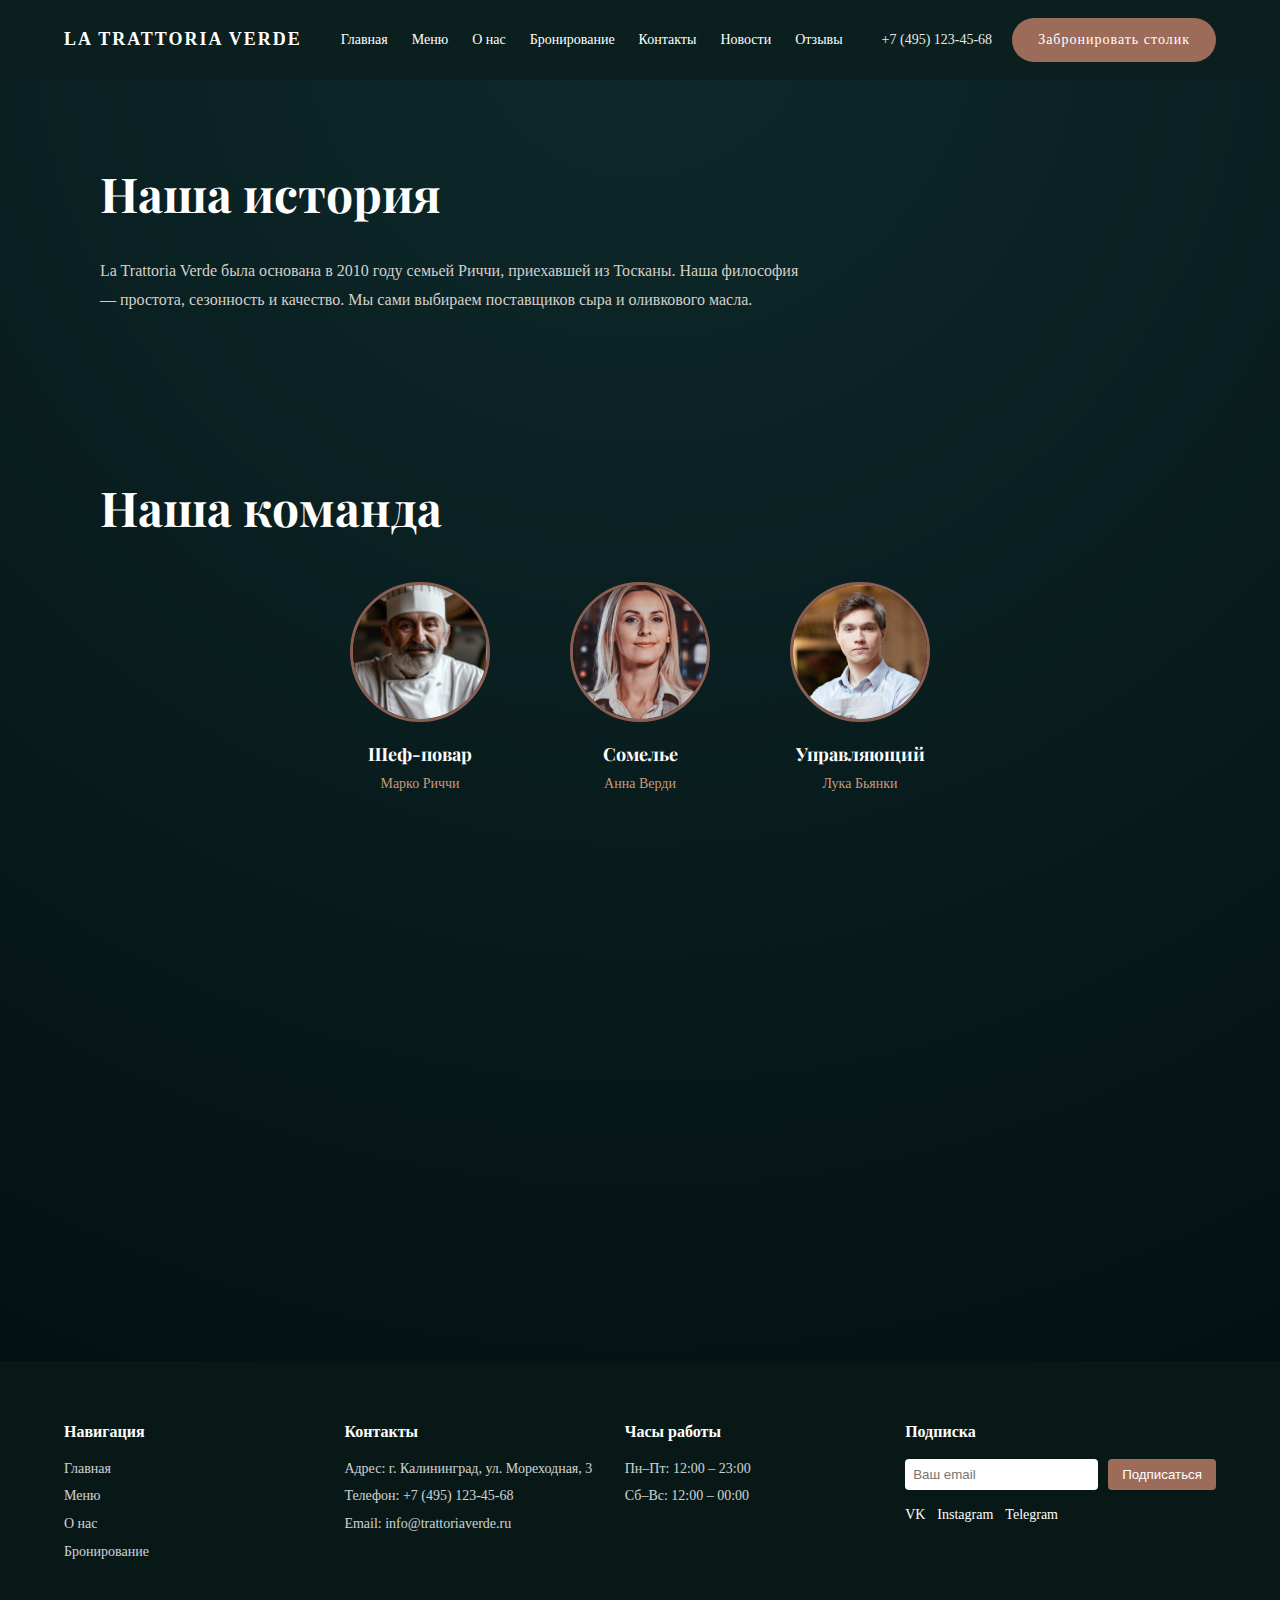
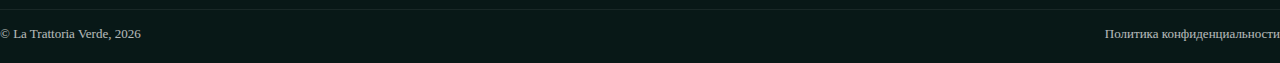
<file: about.html>
<!DOCTYPE html>
<html lang="ru">
<head>
    <meta charset="UTF-8">
    <meta name="viewport" content="width=device-width, initial-scale=1.0">
    <title>О ресторане — La Trattoria Verde</title>
    <link rel="stylesheet" href="css/about.css">
    <link rel="stylesheet" href="css/style.css">
    
    <link href="https://fonts.googleapis.com/css2?family=Playfair+Display:wght@400;600&family=Montserrat:wght@300;400;500&display=swap" rel="stylesheet">
</head>
<body>

<!-- ================= HEADER ================= -->
<header class="header">
    <div class="container header__inner">

        <!-- Логотип -->
        <a href="index.html" class="logo">
            La Trattoria Verde
        </a>

        <!-- Навигация -->
        <nav class="nav" id="nav-menu">
            <ul class="nav__list">
                <li><a href="index.html">Главная</a></li>
                <li><a href="menu.html">Меню</a></li>
                <li><a href="about.html">О нас</a></li>
                <li><a href="booking.html">Бронирование</a></li>
                <li><a href="contacts.html">Контакты</a></li>
                <li><a href="news.html">Новости</a></li>
                <li><a href="reviews.html">Отзывы</a></li>
            </ul>
        </nav>

        <!-- Правая часть хедера -->
        <div class="header__actions">
            <a href="tel:+74951234568" class="header__phone">
                +7 (495) 123-45-68
            </a>

            <a href="booking.html" class="btn btn--primary">
                Забронировать столик
            </a>

            <!-- Кнопка бургер-меню -->
            <button class="burger" id="burger-btn" aria-label="Открыть меню">
                ☰
            </button>
        </div>

    </div>
</header>

<main>

    <!-- НАША ИСТОРИЯ -->
    <section class="section history">
        <h2>Наша история</h2>
        <p>
            La Trattoria Verde была основана в 2010 году семьей Риччи, приехавшей из Тосканы.
            Наша философия — простота, сезонность и качество.
            Мы сами выбираем поставщиков сыра и оливкового масла.
        </p>
    </section>

    <!-- НАША КОМАНДА -->
    <section class="section team">
        <h2>Наша команда</h2>
        <div class="team-cards">

            <div class="team-card">
                <div class="avatar">
                    <img src="img/SHEF.png" alt="Шеф-повар">
                </div>
                <h3>Шеф-повар</h3>
                <span>Марко Риччи</span>
            </div>

            <div class="team-card">
                <div class="avatar">
                    <img src="img/WONEN.png" alt="Сомелье">
                </div>
                <h3>Сомелье</h3>
                <span>Анна Верди</span>
            </div>

            <div class="team-card">
                <div class="avatar">
                    <img src="img/LUKA.png" alt="Управляющий">
                </div>
                <h3>Управляющий</h3>
                <span>Лука Бьянки</span>
            </div>

        </div>
    </section>

    <!-- ИНТЕРЬЕР -->
    <section class="section interior">
        <h2>Интерьер</h2>
        <div class="gallery">
            <img src="img/ZAL.png" alt="Общий зал">
            <img src="img/YUITNI_YGOLOK.png" alt="Уютный уголок">
            <img src="img/VERANDA.png" alt="Летняя веранда">
            <img src="img/VINE_POG.png" alt="Винный погреб">
        </div>
    </section>

</main>

<!-- ================= FOOTER ================= -->
<footer class="footer">
    <div class="container footer__grid">

        <!-- Колонка 1 -->
        <div class="footer__column">
            <h3>Навигация</h3>
            <ul>
                <li><a href="index.html">Главная</a></li>
                <li><a href="menu.html">Меню</a></li>
                <li><a href="about.html">О нас</a></li>
                <li><a href="booking.html">Бронирование</a></li>
            </ul>
        </div>

        <!-- Колонка 2 -->
        <div class="footer__column">
            <h3>Контакты</h3>
            <p>Адрес: г. Калининград, ул. Мореходная, 3</p>
            <p>Телефон: <a href="tel:+74951234568">+7 (495) 123-45-68</a></p>
            <p>Email: info@trattoriaverde.ru</p>
        </div>

        <!-- Колонка 3 -->
        <div class="footer__column">
            <h3>Часы работы</h3>
            <p>Пн–Пт: 12:00 – 23:00</p>
            <p>Сб–Вс: 12:00 – 00:00</p>
        </div>

        <!-- Колонка 4 -->
        <div class="footer__column">
            <h3>Подписка</h3>
            <form class="subscribe-form">
                <input type="email" placeholder="Ваш email">
                <button type="submit">Подписаться</button>
            </form>

            <div class="socials">
                <a href="#">VK</a>
                <a href="#">Instagram</a>
                <a href="#">Telegram</a>
            </div>
        </div>

    </div>

    <!-- Нижняя строка -->
    <div class="footer__bottom">
        <p>© La Trattoria Verde, 2026</p>
        <a href="#">Политика конфиденциальности</a>
    </div>
</footer>

<!-- Подключение JS (для бургер-меню и т.п. позже) -->
<script src="js/script.js"></script>
<script src="js/about.js"></script>

</body>
</html>
</file>
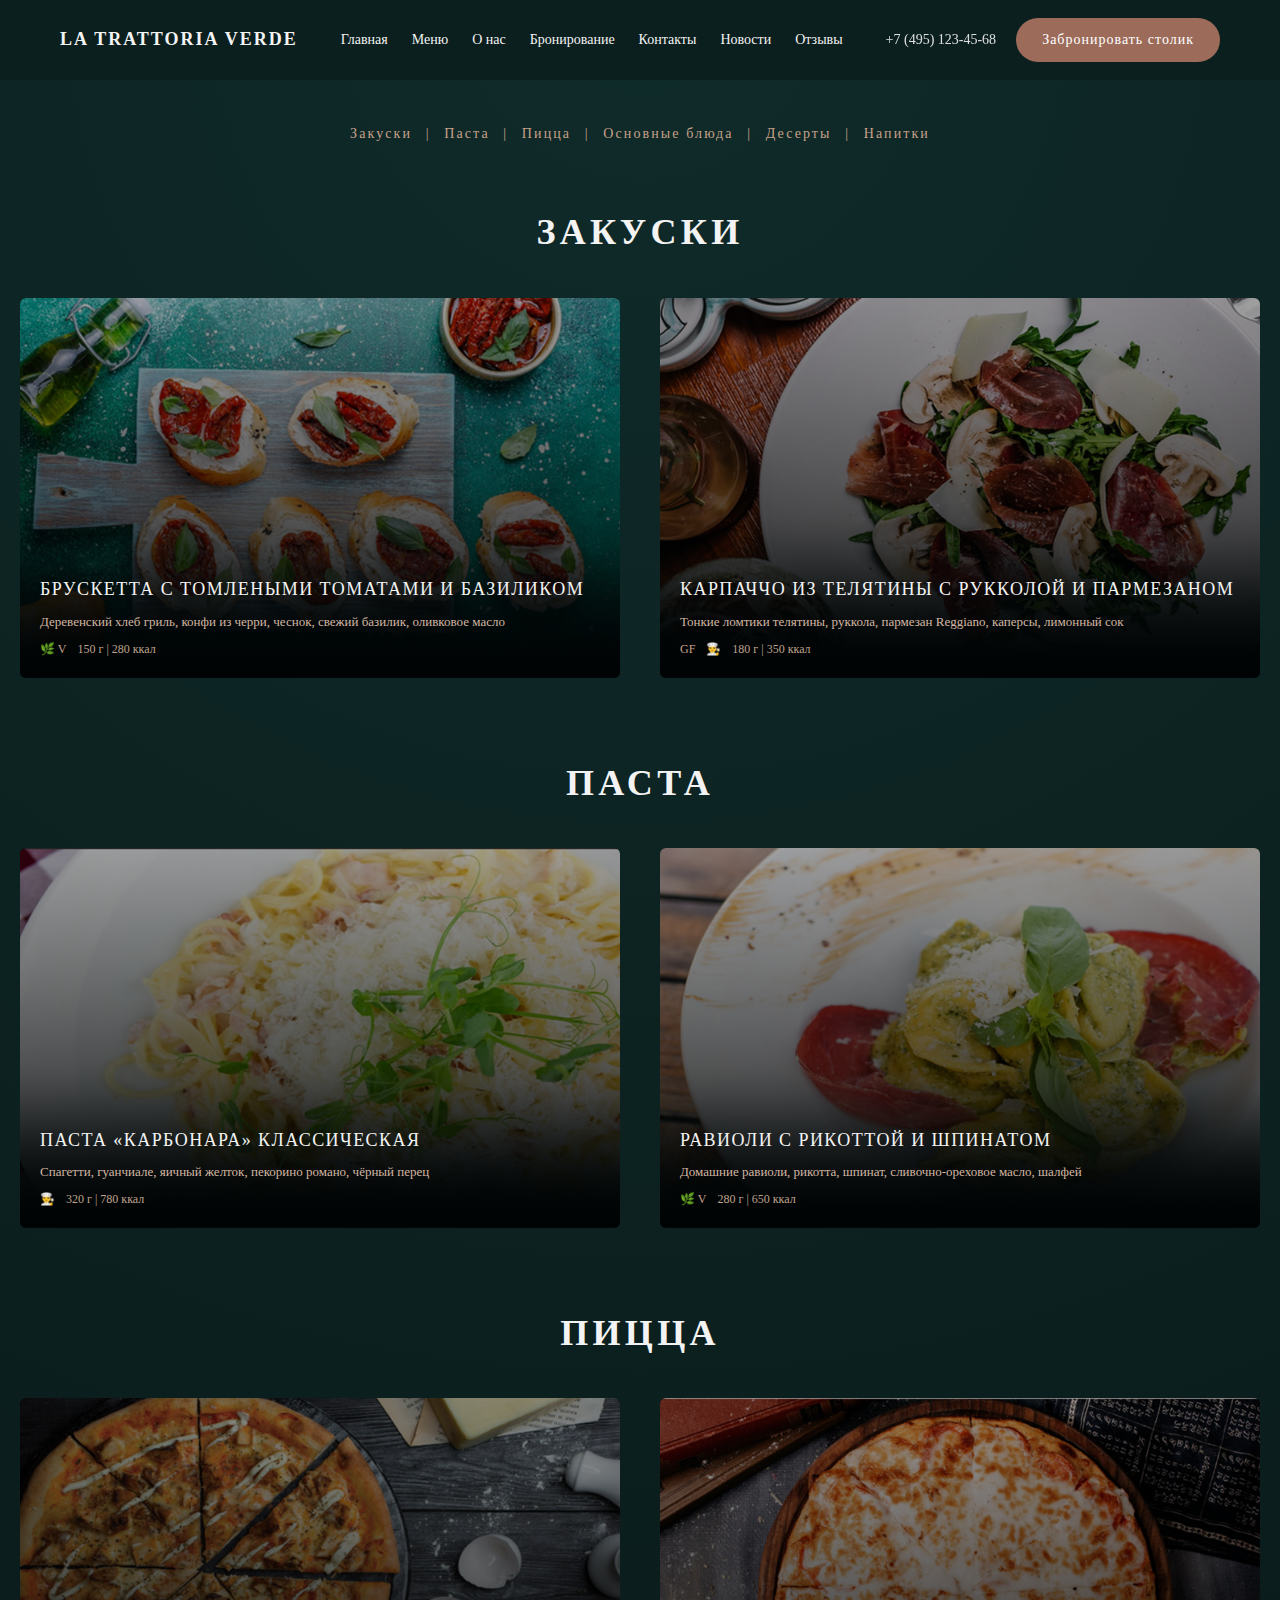
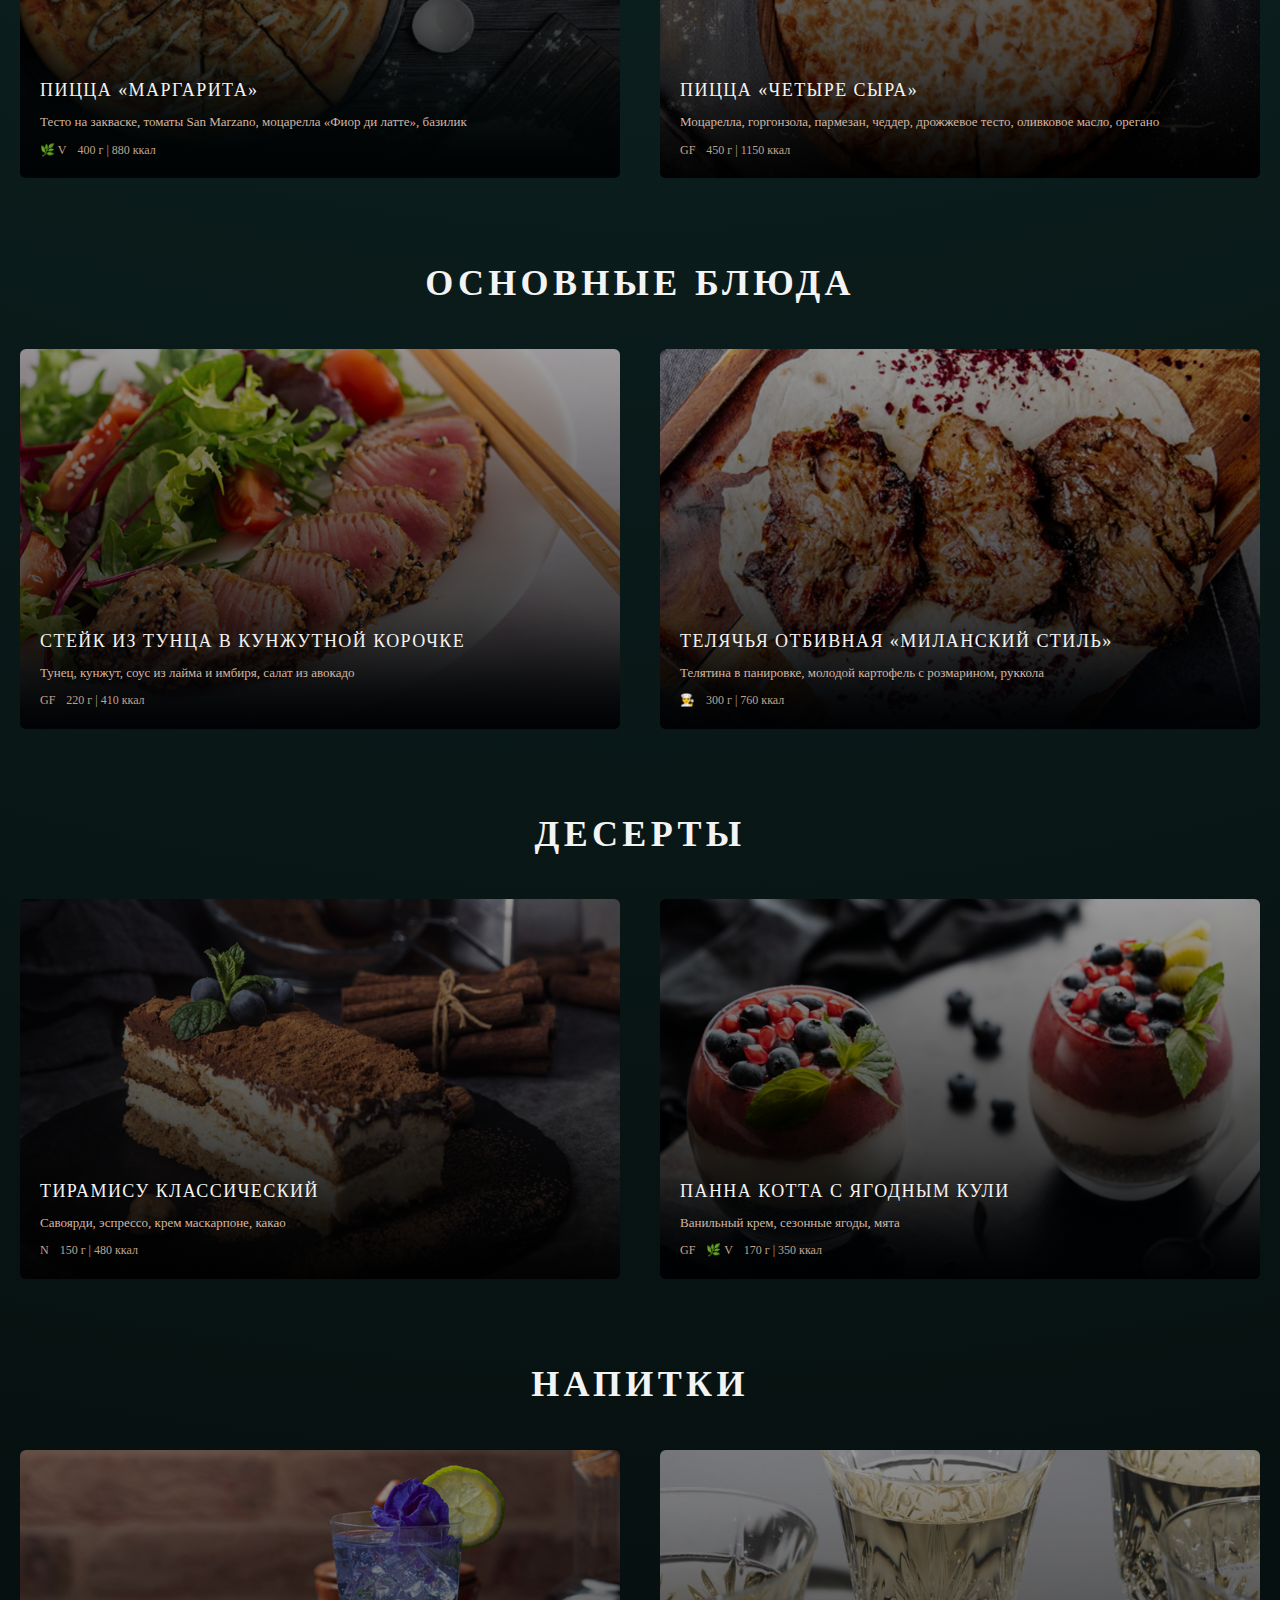
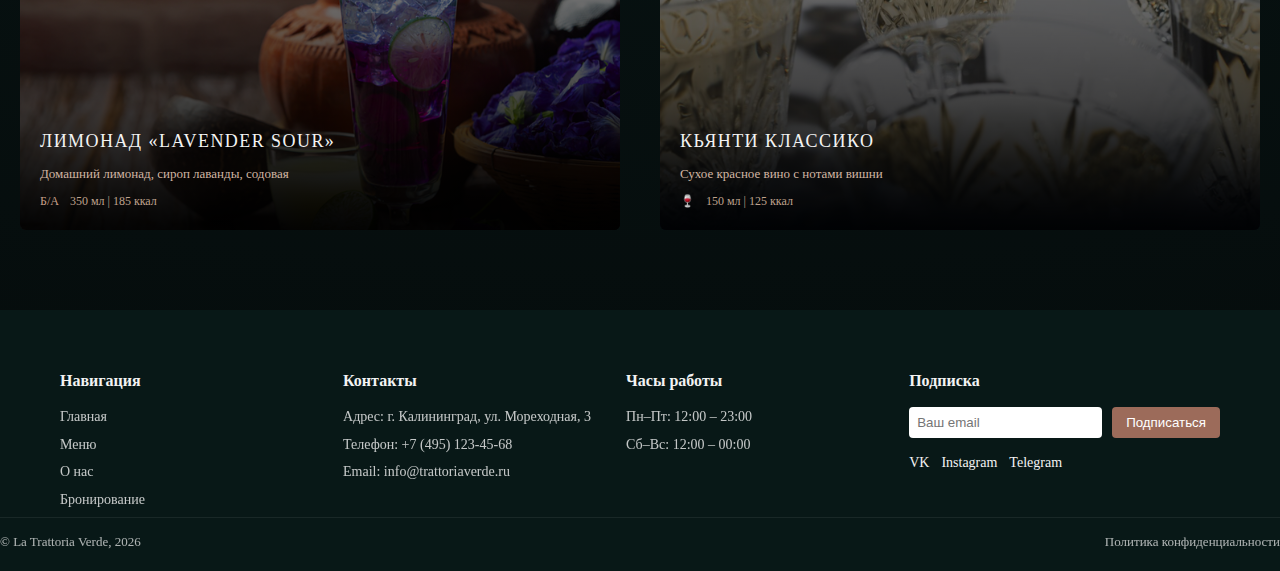
<file: menu.html>
<!DOCTYPE html>
<html lang="ru">
<head>
  <meta charset="UTF-8" />
  <meta name="viewport" content="width=device-width, initial-scale=1.0">
  <title>Меню ресторана</title>
  <link rel="stylesheet" href="css/style.css">
  <link rel="stylesheet" href="css/menu.css">
</head>
<body>

	
<!-- ================= HEADER ================= -->
<header class="header">
    <div class="container header__inner">

        <!-- Логотип -->
        <a href="index.html" class="logo">
            La Trattoria Verde
        </a>

        <!-- Навигация -->
        <nav class="nav" id="nav-menu">
            <ul class="nav__list">
                <li><a href="index.html">Главная</a></li>
                <li><a href="menu.html">Меню</a></li>
                <li><a href="about.html">О нас</a></li>
                <li><a href="booking.html">Бронирование</a></li>
                <li><a href="contacts.html">Контакты</a></li>
                <li><a href="news.html">Новости</a></li>
                <li><a href="reviews.html">Отзывы</a></li>
            </ul>
        </nav>

        <!-- Правая часть хедера -->
        <div class="header__actions">
            <a href="tel:+74951234568" class="header__phone">
                +7 (495) 123-45-68
            </a>

            <a href="booking.html" class="btn btn--primary">
                Забронировать столик
            </a>

            <!-- Кнопка бургер-меню (для мобильных, JS позже) -->
            <button class="burger" id="burger-btn" aria-label="Открыть меню">
                ☰
            </button>
        </div>

    </div>
</header>

<main>
<!-- =========================
     КАТЕГОРИИ
========================== -->
<div class="menu-categories">
    <a href="#antipasti">Закуски</a> |
    <a href="#pasta">Паста</a> |
    <a href="#pizza">Пицца</a> |
    <a href="#secondi">Основные блюда</a> |
    <a href="#dolci">Десерты</a> |
    <a href="#bevande">Напитки</a>
</div>



<!-- ===== МЕНЮ ===== -->
<section class="menu-section" id="antipasti">
        <h2>ЗАКУСКИ</h2>

        <div class="menu-grid">

            <div class="menu-item">
                <img src="img/BRUSKETTA.png" alt="">
                <div class="menu-item-content">
                    <div class="menu-item-title">
                        Брускетта с томлеными томатами и базиликом
                    </div>
                    <div class="menu-item-desc">
                        Деревенский хлеб гриль, конфи из черри, чеснок,
                        свежий базилик, оливковое масло
                    </div>
                    <div class="menu-item-meta">
                        <span class="tag">🌿 V</span>
                        150 г | 280 ккал
                    </div>
                </div>
            </div>

            <div class="menu-item">
                <img src="img/KARPACHO.png" alt="">
                <div class="menu-item-content">
                    <div class="menu-item-title">
                        Карпаччо из телятины с рукколой и пармезаном
                    </div>
                    <div class="menu-item-desc">
                        Тонкие ломтики телятины, руккола, пармезан Reggiano,
                        каперсы, лимонный сок
                    </div>
                    <div class="menu-item-meta">
                        <span class="tag">GF</span>
                        <span class="tag">👨‍🍳</span>
                        180 г | 350 ккал
                    </div>
                </div>
            </div>

        </div>
    </section>

    <!-- =========================
         ПАСТА
    ========================== -->
    <section class="menu-section" id="pasta">
        <h2>ПАСТА</h2>

        <div class="menu-grid">

            <div class="menu-item">
                <img src="img/KARBONARA.png" alt="">
                <div class="menu-item-content">
                    <div class="menu-item-title">
                        Паста «Карбонара» классическая
                    </div>
                    <div class="menu-item-desc">
                        Спагетти, гуанчиале, яичный желток,
                        пекорино романо, чёрный перец
                    </div>
                    <div class="menu-item-meta">
                        <span class="tag">👨‍🍳</span>
                        320 г | 780 ккал
                    </div>
                </div>
            </div>

            <div class="menu-item">
                <img src="img/RAWIOLIIIIII.png" alt="">
                <div class="menu-item-content">
                    <div class="menu-item-title">
                        Равиоли с рикоттой и шпинатом
                    </div>
                    <div class="menu-item-desc">
                        Домашние равиоли, рикотта, шпинат,
                        сливочно-ореховое масло, шалфей
                    </div>
                    <div class="menu-item-meta">
                        <span class="tag">🌿 V</span>
                        280 г | 650 ккал
                    </div>
                </div>
            </div>

        </div>
    </section>

    <!-- =========================
         ПИЦЦА
    ========================== -->
    <section class="menu-section" id="pizza">
        <h2>ПИЦЦА</h2>

        <div class="menu-grid">

            <div class="menu-item">
                <img src="img/MARGARITA.png" alt="">
                <div class="menu-item-content">
                    <div class="menu-item-title">
                        Пицца «Маргарита»
                    </div>
                    <div class="menu-item-desc">
                        Тесто на закваске, томаты San Marzano,
                        моцарелла «Фиор ди латте», базилик
                    </div>
                    <div class="menu-item-meta">
                        <span class="tag">🌿 V</span>
                        400 г | 880 ккал
                    </div>
                </div>
            </div>

            <div class="menu-item">
                <img src="img/PIZZA_4_SINA.png" alt="">
                <div class="menu-item-content">
                    <div class="menu-item-title">
                        Пицца «Четыре сыра»
                    </div>
                    <div class="menu-item-desc">
			Моцарелла, горгонзола, пармезан, чеддер, дрожжевое тесто, оливковое масло, орегано
                    </div>
                    <div class="menu-item-meta">
                        <span class="tag">GF</span>
                        450 г | 1150 ккал
                    </div>
                </div>
            </div>

        </div>
    </section>

    <!-- =========================
         ОСНОВНЫЕ БЛЮДА
    ========================== -->
    <section class="menu-section" id="secondi">
        <h2>ОСНОВНЫЕ БЛЮДА</h2>

        <div class="menu-grid">

            <div class="menu-item">
                <img src="img/DEAD_FISH_IN_NUTS.png" alt="">
                <div class="menu-item-content">
                    <div class="menu-item-title">
                        Стейк из тунца в кунжутной корочке
                    </div>
                    <div class="menu-item-desc">
                        Тунец, кунжут, соус из лайма и имбиря,
                        салат из авокадо
                    </div>
                    <div class="menu-item-meta">
                        <span class="tag">GF</span>
                        220 г | 410 ккал
                    </div>
                </div>
            </div>

            <div class="menu-item">
                <img src="img/DEAD_LITLE_COW.png" alt="">
                <div class="menu-item-content">
                    <div class="menu-item-title">
                        Телячья отбивная «Миланский стиль»
                    </div>
                    <div class="menu-item-desc">
                        Телятина в панировке, молодой картофель
                        с розмарином, руккола
                    </div>
                    <div class="menu-item-meta">
                        <span class="tag">👨‍🍳</span>
                        300 г | 760 ккал
                    </div>
                </div>
            </div>

        </div>
    </section>

    <!-- =========================
         ДЕСЕРТЫ
    ========================== -->
    <section class="menu-section" id="dolci">
        <h2>ДЕСЕРТЫ</h2>

        <div class="menu-grid">

            <div class="menu-item">
                <img src="img/TIRAMISSU.png" alt="">
                <div class="menu-item-content">
                    <div class="menu-item-title">
                        Тирамису классический
                    </div>
                    <div class="menu-item-desc">
                        Савоярди, эспрессо, крем маскарпоне, какао
                    </div>
                    <div class="menu-item-meta">
                        <span class="tag">N</span>
                        150 г | 480 ккал
                    </div>
                </div>
            </div>

            <div class="menu-item">
                <img src="img/DESERT2.png" alt="">
                <div class="menu-item-content">
                    <div class="menu-item-title">
                        Панна котта с ягодным кули
                    </div>
                    <div class="menu-item-desc">
                        Ванильный крем, сезонные ягоды, мята
                    </div>
                    <div class="menu-item-meta">
                        <span class="tag">GF</span>
                        <span class="tag">🌿 V</span>
                        170 г | 350 ккал
                    </div>
                </div>
            </div>

        </div>
    </section>

    <!-- =========================
         НАПИТКИ
    ========================== -->
    <section class="menu-section" id="bevande">
        <h2>НАПИТКИ</h2>

        <div class="menu-grid">

            <div class="menu-item">
                <img src="img/Lavender_Sour.png" alt="">
                <div class="menu-item-content">
                    <div class="menu-item-title">
                        Лимонад «Lavender Sour»
                    </div>
                    <div class="menu-item-desc">
                        Домашний лимонад, сироп лаванды, содовая
                    </div>
                    <div class="menu-item-meta">
                        <span class="tag">Б/А</span>
                        350 мл | 185 ккал
                    </div>
                </div>
            </div>

            <div class="menu-item">
                <img src="img/KIANTI_CLASSICK.png" alt="">
                <div class="menu-item-content">
                    <div class="menu-item-title">
                        Кьянти Классико
                    </div>
                    <div class="menu-item-desc">
                        Сухое красное вино с нотами вишни
                    </div>
                    <div class="menu-item-meta">
                        <span class="tag">🍷</span>
                        150 мл | 125 ккал
                    </div>
                </div>
            </div>

        </div>
    </section>

</main>

<!-- ================= FOOTER ================= -->
<footer class="footer">
    <div class="container footer__grid">

        <!-- Колонка 1 -->
        <div class="footer__column">
            <h3>Навигация</h3>
            <ul>
                <li><a href="index.html">Главная</a></li>
                <li><a href="menu.html">Меню</a></li>
                <li><a href="about.html">О нас</a></li>
                <li><a href="booking.html">Бронирование</a></li>
            </ul>
        </div>

        <!-- Колонка 2 -->
        <div class="footer__column">
            <h3>Контакты</h3>
            <p>Адрес: г. Калининград, ул. Мореходная, 3</p>
            <p>Телефон: <a href="tel:+74951234568">+7 (495) 123-45-68</a></p>
            <p>Email: info@trattoriaverde.ru</p>
        </div>

        <!-- Колонка 3 -->
        <div class="footer__column">
            <h3>Часы работы</h3>
            <p>Пн–Пт: 12:00 – 23:00</p>
            <p>Сб–Вс: 12:00 – 00:00</p>
        </div>

        <!-- Колонка 4 -->
        <div class="footer__column">
            <h3>Подписка</h3>
            <form class="subscribe-form">
                <input type="email" placeholder="Ваш email">
                <button type="submit">Подписаться</button>
            </form>

            <div class="socials">
                <a href="#">VK</a>
                <a href="#">Instagram</a>
                <a href="#">Telegram</a>
            </div>
        </div>

    </div>

    <!-- Нижняя строка -->
    <div class="footer__bottom">
        <p>© La Trattoria Verde, 2026</p>
        <a href="#">Политика конфиденциальности</a>
    </div>
</footer>

<script src="js/menu.js"></script>
<script src="js/script.js"></script>
</body>
</html>
</file>
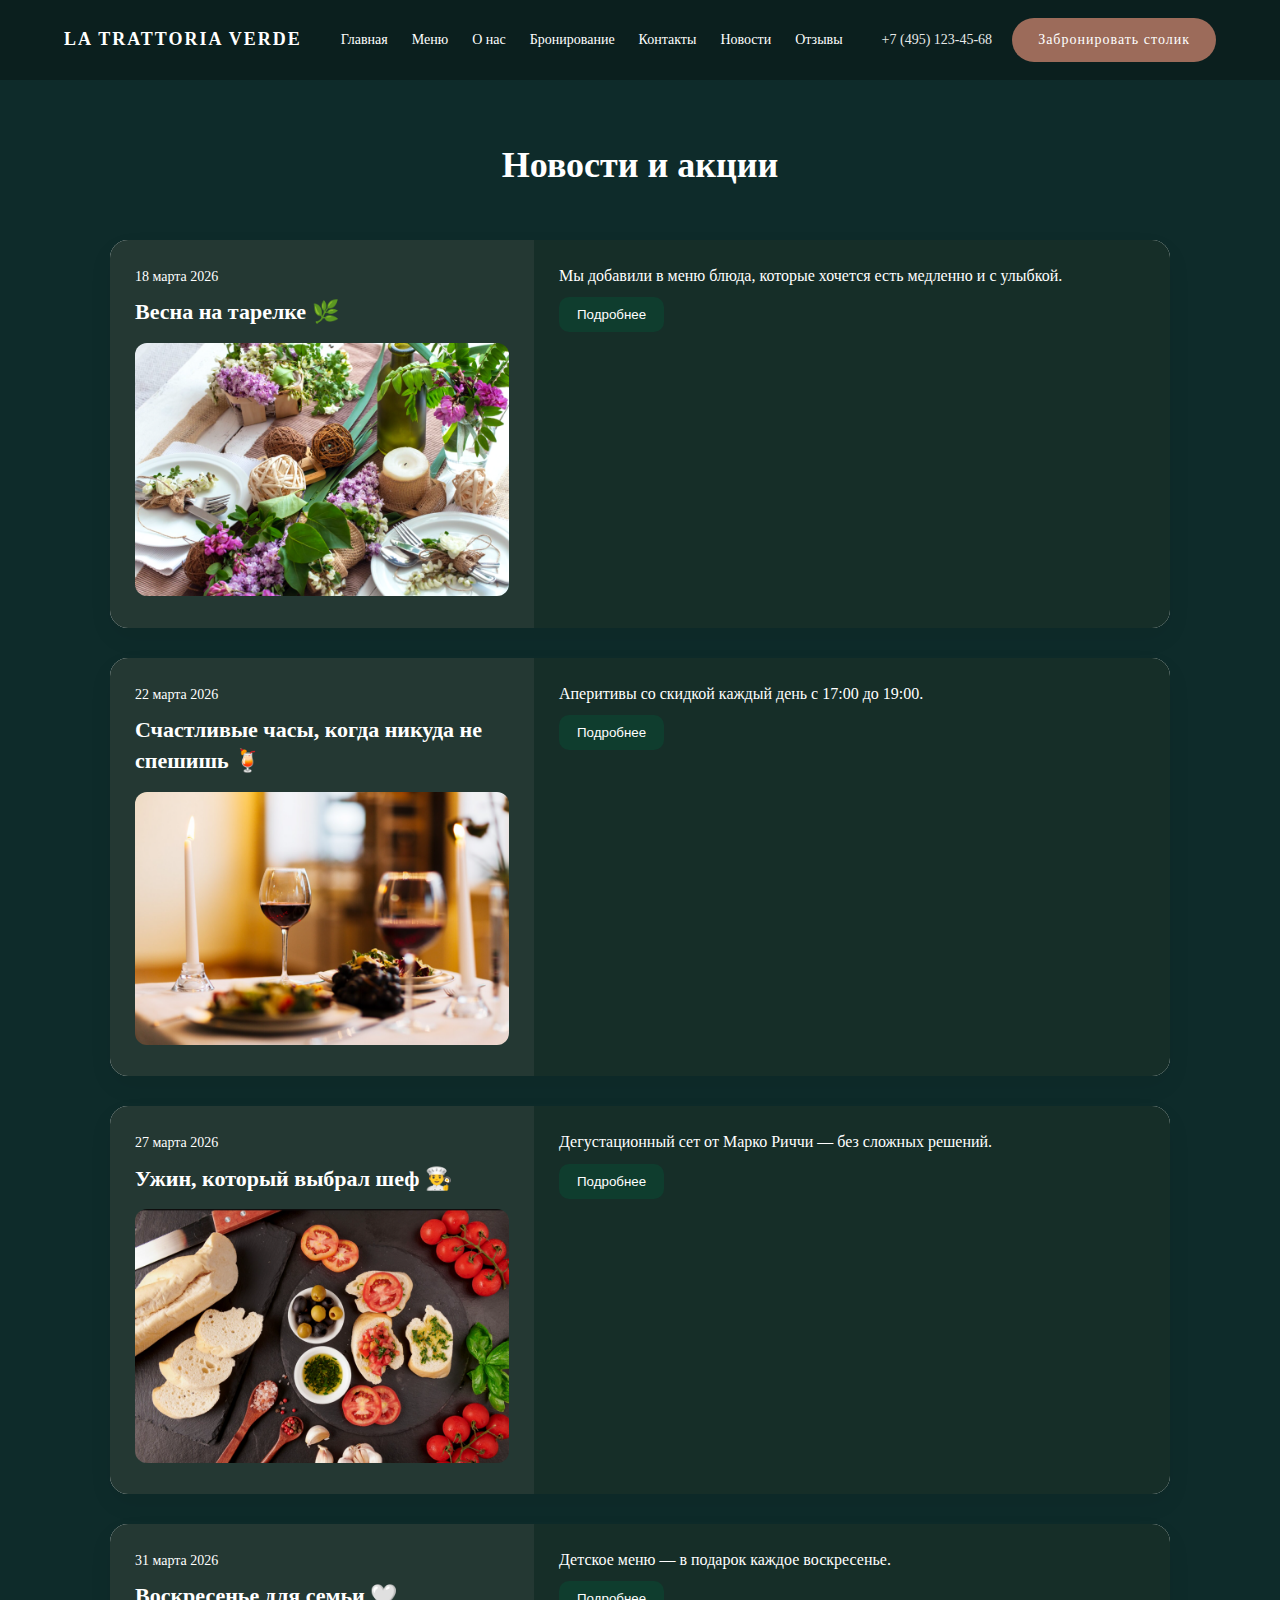
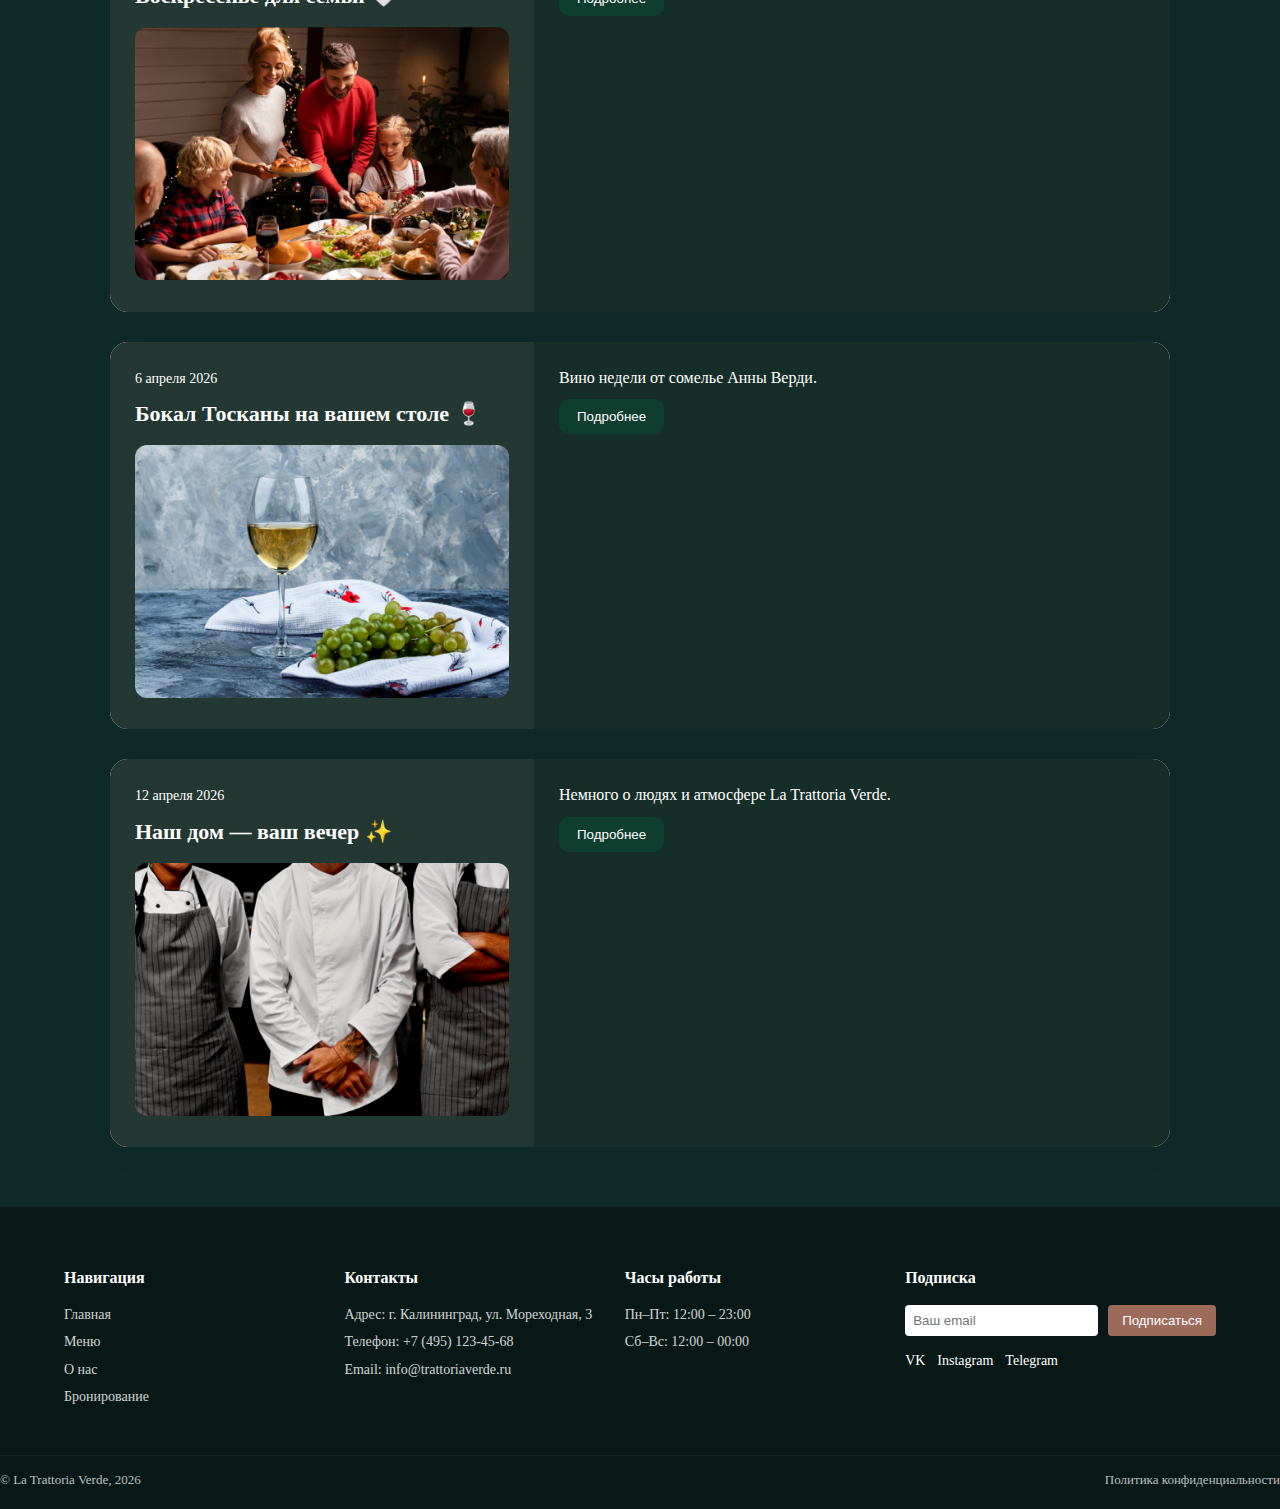
<file: news.html>
<!DOCTYPE html>
<html lang="ru">
<head>
    <meta charset="UTF-8">
    <meta name="viewport" content="width=device-width, initial-scale=1.0">
    <title>Новости | La Trattoria Verde</title>
    <link rel="stylesheet" href="css/news.css">
    <link rel="stylesheet" href="css/style.css">
    
</head>
<body>

    
    <!-- ================= HEADER ================= -->
<header class="header">
    <div class="container header__inner">

        <!-- Логотип -->
        <a href="index.html" class="logo">
            La Trattoria Verde
        </a>

        <!-- Навигация -->
        <nav class="nav" id="nav-menu">
            <ul class="nav__list">
                <li><a href="index.html">Главная</a></li>
                <li><a href="menu.html">Меню</a></li>
                <li><a href="about.html">О нас</a></li>
                <li><a href="booking.html">Бронирование</a></li>
                <li><a href="contacts.html">Контакты</a></li>
                <li><a href="news.html">Новости</a></li>
                <li><a href="reviews.html">Отзывы</a></li>
            </ul>
        </nav>

        <!-- Правая часть хедера -->
        <div class="header__actions">
            <a href="tel:+74951234568" class="header__phone">
                +7 (495) 123-45-68
            </a>

            <a href="booking.html" class="btn btn--primary">
                Забронировать столик
            </a>

            <!-- Кнопка бургер-меню (для мобильных, JS позже) -->
            <button class="burger" id="burger-btn" aria-label="Открыть меню">
                ☰
            </button>
        </div>

    </div>
</header>


<section class="news">
    <h1 class="page-title">Новости и акции</h1>

    <div class="news-list">

        <article class="news-card">
            <div class="news-left">
                <span class="news-date">18 марта 2026</span>
                <h2 class="news-title">Весна на тарелке 🌿</h2>
                <img src="img/1.png" alt="Весеннее меню">
            </div>
            <div class="news-right">
                <p class="news-preview">
                    Мы добавили в меню блюда, которые хочется есть медленно и с улыбкой.
                </p>
                <div class="news-full">
                    Весна пришла и на нашу кухню. В La Trattoria Verde появились свежие блюда из сезонных продуктов: брускетта с томлеными томатами и базиликом, нежные равиоли с рикоттой и шпинатом и легкая панна котта с ягодным кули. Это меню про простые радости, длинные разговоры и ощущение, что ты немного в Тоскане.
                </div>
                <button class="news-btn">Подробнее</button>
            </div>
        </article>

        <article class="news-card">
            <div class="news-left">
                <span class="news-date">22 марта 2026</span>
                <h2 class="news-title">Счастливые часы, когда никуда не спешишь 🍹</h2>
                <img src="img/2.png" alt="Счастливые часы">
            </div>
            <div class="news-right">
                <p class="news-preview">
                    Аперитивы со скидкой каждый день с 17:00 до 19:00.
                </p>
                <div class="news-full">
                    Итальянцы умеют наслаждаться моментом — и мы тоже. Каждый день с 17:00 до 19:00 у нас действуют «Счастливые часы». Закажите освежающий лимонад «Lavender Sour» или бокал «Кьянти Классико» и просто дайте вечеру начаться красиво.
                </div>
                <button class="news-btn">Подробнее</button>
            </div>
        </article>

        <article class="news-card">
            <div class="news-left">
                <span class="news-date">27 марта 2026</span>
                <h2 class="news-title">Ужин, который выбрал шеф 👨‍🍳</h2>
                <img src="img/3.png" alt="Дегустационный сет">
            </div>
            <div class="news-right">
                <p class="news-preview">
                    Дегустационный сет от Марко Риччи — без сложных решений.
                </p>
                <div class="news-full">
                    Если хочется попробовать всё и сразу — мы вас понимаем. Шеф-повар Марко Риччи собрал дегустационный сет из любимых блюд: карпаччо из телятины, паста «Карбонара», стейк из тунца и классический тирамису. Просто доверьтесь шефу и наслаждайтесь вечером.
                </div>
                <button class="news-btn">Подробнее</button>
            </div>
        </article>

        <article class="news-card">
            <div class="news-left">
                <span class="news-date">31 марта 2026</span>
                <h2 class="news-title">Воскресенье для семьи 🤍</h2>
                <img src="img/4.png" alt="Семейный ужин">
            </div>
            <div class="news-right">
                <p class="news-preview">
                    Детское меню — в подарок каждое воскресенье.
                </p>
                <div class="news-full">
                    Воскресенье — для семьи, смеха и общего стола. Каждое воскресенье при заказе семейного ужина мы дарим детское меню. Пока взрослые наслаждаются пастой и вином, маленькие гости получают свои любимые блюда. Уютно, спокойно и по-домашнему.
                </div>
                <button class="news-btn">Подробнее</button>
            </div>
        </article>

        <article class="news-card">
            <div class="news-left">
                <span class="news-date">6 апреля 2026</span>
                <h2 class="news-title">Бокал Тосканы на вашем столе 🍷</h2>
                <img src="img/5.png" alt="Вино недели">
            </div>
            <div class="news-right">
                <p class="news-preview">
                    Вино недели от сомелье Анны Верди.
                </p>
                <div class="news-full">
                    На этой неделе сомелье Анна Верди рекомендует «Кьянти Классико». Сухое красное вино с нотами вишни прекрасно сочетается с пастой, пиццей и неспешными разговорами. Иногда для счастья нужен всего лишь хороший бокал и правильная компания.
                </div>
                <button class="news-btn">Подробнее</button>
            </div>
        </article>

        <article class="news-card">
            <div class="news-left">
                <span class="news-date">12 апреля 2026</span>
                <h2 class="news-title">Наш дом — ваш вечер ✨</h2>
                <img src="img/6.png" alt="Команда ресторана">
            </div>
            <div class="news-right">
                <p class="news-preview">
                    Немного о людях и атмосфере La Trattoria Verde.
                </p>
                <div class="news-full">
                    La Trattoria Verde — это не только еда. Это команда, которая встречает вас как старых друзей: шеф Марко Риччи, сомелье Анна Верди и управляющий Лука Бьянки. Мы стараемся, чтобы каждый вечер у нас был теплым, спокойным и по-настоящему итальянским.
                </div>
                <button class="news-btn">Подробнее</button>
            </div>
        </article>

    </div>
</section>

<!-- ================= FOOTER ================= -->
<footer class="footer">
    <div class="container footer__grid">

        <!-- Колонка 1 -->
        <div class="footer__column">
            <h3>Навигация</h3>
            <ul>
                <li><a href="index.html">Главная</a></li>
                <li><a href="menu.html">Меню</a></li>
                <li><a href="about.html">О нас</a></li>
                <li><a href="booking.html">Бронирование</a></li>
            </ul>
        </div>

        <!-- Колонка 2 -->
        <div class="footer__column">
            <h3>Контакты</h3>
            <p>Адрес: г. Калининград, ул. Мореходная, 3</p>
            <p>Телефон: <a href="tel:+74951234568">+7 (495) 123-45-68</a></p>
            <p>Email: info@trattoriaverde.ru</p>
        </div>

        <!-- Колонка 3 -->
        <div class="footer__column">
            <h3>Часы работы</h3>
            <p>Пн–Пт: 12:00 – 23:00</p>
            <p>Сб–Вс: 12:00 – 00:00</p>
        </div>

        <!-- Колонка 4 -->
        <div class="footer__column">
            <h3>Подписка</h3>
            <form class="subscribe-form">
                <input type="email" placeholder="Ваш email">
                <button type="submit">Подписаться</button>
            </form>

            <div class="socials">
                <a href="#">VK</a>
                <a href="#">Instagram</a>
                <a href="#">Telegram</a>
            </div>
        </div>

    </div>

    <!-- Нижняя строка -->
    <div class="footer__bottom">
        <p>© La Trattoria Verde, 2026</p>
        <a href="#">Политика конфиденциальности</a>
    </div>
</footer>


<script src="js/news.js"></script>
<script src="js/script.js"></script>
</body>
</html>
</file>
<file: css/about.css>
* {
    margin: 0;
    padding: 0;
    box-sizing: border-box;
}

body {
    background: radial-gradient(circle at top, #0e2a2c, #020c0d);
    color: #f2e9e4;
    font-family: 'Montserrat', sans-serif;
}


/* SECTIONS */
.section {
    padding: 80px 60px;
    max-width: 1200px;
    margin: 0 auto;
}

.section h2 {
    font-family: 'Playfair Display', serif;
    font-size: 48px;
    margin-bottom: 30px;
}

/* HISTORY */
.history p {
    max-width: 700px;
    font-size: 16px;
    line-height: 1.8;
    color: #d6cfc9;
}

/* TEAM */
.team-cards {
    display: flex;
    gap: 80px;
    margin-top: 40px;
    flex-wrap: wrap;
    justify-content: center;
}

.team-card {
    text-align: center;
    flex: 0 1 auto;
}

.avatar {
    width: 140px;
    height: 140px;
    margin: 0 auto 20px;
    border-radius: 50%;
    overflow: hidden;
    border: 3px solid #8b5e52;
}

.avatar img {
    width: 100%;
    height: 100%;
    object-fit: cover;
}

.team-card h3 {
    font-family: 'Playfair Display', serif;
    font-size: 18px;
    margin-bottom: 5px;
}

.team-card span {
    font-size: 14px;
    color: #c89b7b;
}

/* INTERIOR */
.gallery {
    display: grid;
    grid-template-columns: repeat(4, 1fr);
    gap: 20px;
    margin-top: 40px;
}

.gallery img {
    width: 100%;
    height: 220px;
    object-fit: cover;
    filter: brightness(0.9);
    transition: transform 0.4s ease, filter 0.4s ease;
    border-radius: 4px;
}

.gallery img:hover {
    transform: scale(1.05);
    filter: brightness(1);
}

/* ===== МОБИЛЬНЫЕ СТИЛИ ===== */

/* Планшеты */
@media (max-width: 900px) {
    .section {
        padding: 60px 30px;
    }

    .section h2 {
        font-size: 40px;
    }

    .gallery {
        grid-template-columns: repeat(2, 1fr);
    }

    .team-cards {
        gap: 40px;
    }

    /* Мобильное меню */
    .nav {
        display: none;
    }


    .nav.active {
        display: block;
        position: fixed;
        top: 70px;
        left: 0;
        width: 100%;
        background-color: #0b1f1e;
        padding: 30px 20px;
        z-index: 1000;
        max-height: calc(100vh - 70px);
        overflow-y: auto;
        box-shadow: 0 10px 20px rgba(0, 0, 0, 0.3);
    }

    .nav.active .nav__list {
        flex-direction: column;
        align-items: center;
        gap: 25px;
        padding: 0;
    }

    .nav.active .nav__list li {
        width: 100%;
        text-align: center;
    }

    .nav.active .nav__list a {
        display: block;
        padding: 12px;
        font-size: 16px;
        border-bottom: 1px solid rgba(255, 255, 255, 0.1);
    }

    .nav.active .nav__list a:hover {
        background-color: rgba(255, 255, 255, 0.05);
    }

    body.menu-open {
        overflow: hidden;
        position: fixed;
        width: 100%;
    }

}

/* Телефоны */
@media (max-width: 600px) {
    .section {
        padding: 40px 20px;
    }

    .section h2 {
        font-size: 32px;
        text-align: center;
    }

    .history p {
        text-align: center;
        margin: 0 auto;
        font-size: 15px;
    }

    .team-cards {
        flex-direction: column;
        align-items: center;
        gap: 30px;
    }

    .avatar {
        width: 120px;
        height: 120px;
    }

    .gallery {
        grid-template-columns: 1fr;
        gap: 15px;
    }

    .gallery img {
        height: 200px;
    }

    .gallery img:hover {
        transform: none; /* Убираем эффект на телефонах для лучшей производительности */
    }

    .nav.active {
        top: 62px;
        max-height: calc(100vh - 62px);
    }
}

/* Очень маленькие телефоны */
@media (max-width: 380px) {

    .section h2 {
        font-size: 28px;
    }
}

/* Предотвращение горизонтального скролла */
html, body {
    max-width: 100%;
    overflow-x: hidden;
}

/* Анимация появления секций (подключается через about.js) */
.section {
    transition: opacity 0.8s ease, transform 0.8s ease;
}
</file>
<file: css/menu.css>
/* ===============================
   ОБЩИЕ НАСТРОЙКИ
   =============================== */

* {
    box-sizing: border-box;
    margin: 0;
    padding: 0;
}

html, body {
    max-width: 100%;
    overflow-x: hidden;
}

body {
    font-family: "Georgia", serif;
    background: radial-gradient(circle at top, #0f2b2a, #050b0b);
    color: #f3f3f3;
    line-height: 1.4;
}

a {
    text-decoration: none;
    color: inherit;
}

/* ===== BUTTONS ===== */
.btn {
    display: inline-block;
    padding: 12px 26px;
    border-radius: 30px;
    font-size: 14px;
    letter-spacing: 1px;
    transition: 0.3s;
}

.btn--primary {
    background-color: #9c6b5a;
    color: #fff;
}

.btn--primary:hover {
    background-color: #b57d6a;
}

.btn--secondary {
    border: 1px solid #ffffff;
    color: #ffffff;
}

.btn--secondary:hover {
    background-color: rgba(255, 255, 255, 0.15);
}

/* ===============================
   ВЕРХНЕЕ МЕНЮ-КАТЕГОРИИ
   =============================== */

.menu-categories {
    text-align: center;
    margin: 40px 0 60px;
    font-size: 14px;
    letter-spacing: 0.15em;
    color: #c9a18a;
    padding: 0 15px;
}

.menu-categories a {
    margin: 0 8px;
    transition: color 0.3s;
    display: inline-block;
    padding: 4px 0;
}

.menu-categories a:hover {
    color: #ffffff;
}

/* ===============================
   СЕКЦИИ МЕНЮ
   =============================== */

.menu-section {
    max-width: 1300px;
    margin: 0 auto 80px;
    padding: 0 20px;
}

.menu-section h2 {
    text-align: center;
    font-size: 36px;
    letter-spacing: 0.12em;
    margin-bottom: 40px;
}

/* ===============================
   СЕТКА БЛЮД
   =============================== */

.menu-grid {
    display: grid;
    grid-template-columns: repeat(auto-fit, minmax(320px, 1fr));
    gap: 40px;
}

/* ===============================
   КАРТОЧКА БЛЮДА
   =============================== */

.menu-item {
    position: relative;
    overflow: hidden;
    border-radius: 6px;
    background-color: #000;
    min-height: 380px;
    cursor: pointer;
}

.menu-item img {
    width: 100%;
    height: 100%;
    object-fit: cover;
    display: block;
    filter: brightness(0.75);
    transition: transform 0.6s ease, filter 0.6s ease;
}

.menu-item::after {
    content: "";
    position: absolute;
    inset: 0;
    background: linear-gradient(
        to top,
        rgba(0, 0, 0, 0.85),
        rgba(0, 0, 0, 0.15)
    );
}


/* ===============================
   ТЕКСТ В КАРТОЧКЕ
   =============================== */

.menu-item-content {
    position: absolute;
    bottom: 0;
    padding: 20px;
    z-index: 2;
    width: 100%;
}

.menu-item-title {
    font-size: 18px;
    letter-spacing: 0.08em;
    margin-bottom: 10px;
    text-transform: uppercase;
}

.menu-item-desc {
    font-size: 13px;
    color: #d2b6a3;
    margin-bottom: 10px;
}

.menu-item-meta {
    font-size: 12px;
    color: #bfa28d;
    line-height: 1.4;
}


/* ===============================
   ХОВЕР-ЭФФЕКТ
   =============================== */

.menu-item:hover img {
    transform: scale(1.08);
    filter: brightness(0.6);
}

/* ===============================
   МЕТКИ
   =============================== */

.tag {
    display: inline-block;
    font-size: 12px;
    margin-right: 8px;
    color: #c9a18a;
}

/* ===============================
   АДАПТИВ
   =============================== */

@media (max-width: 900px) {
    .menu-categories {
        margin: 30px 0 50px;
        font-size: 13px;
    }
    
    .menu-categories a {
        margin: 0 6px;
    }
    
    .menu-section {
        margin-bottom: 60px;
        padding: 0 15px;
    }
    
    .menu-section h2 {
        font-size: 32px;
        margin-bottom: 30px;
    }
    
    .menu-grid {
        grid-template-columns: repeat(auto-fit, minmax(280px, 1fr));
        gap: 30px;
    }
    
    .menu-item {
        min-height: 350px;
    }
    
    .menu-item-title {
        font-size: 16px;
    }
    
    .menu-item-content {
        padding: 18px;
    }
}

@media (max-width: 768px) {
    .menu-grid {
        grid-template-columns: 1fr;
        max-width: 500px;
        margin: 0 auto;
    }
    
    .menu-categories {
        display: flex;
        flex-wrap: wrap;
        justify-content: center;
        gap: 8px;
        margin: 20px 0 40px;
        font-size: 12px;
    }
    
    .menu-categories a {
        margin: 0;
        padding: 6px 10px;
        background: rgba(201, 161, 138, 0.1);
        border-radius: 4px;
    }
    
    .menu-section h2 {
        font-size: 28px;
    }
    
    .menu-item {
        min-height: 320px;
    }
}

@media (max-width: 480px) {
    .menu-categories {
        font-size: 11px;
        gap: 6px;
    }
    
    .menu-categories a {
        padding: 5px 8px;
    }
    
    .menu-section {
        padding: 0 10px;
    }
    
    .menu-section h2 {
        font-size: 24px;
        margin-bottom: 25px;
    }
    
    .menu-item {
        min-height: 300px;
    }
    
    .menu-item-title {
        font-size: 15px;
    }
    
    .menu-item-content {
        padding: 15px;
    }
    
    .menu-item-desc {
        font-size: 12px;
    }
}

/* Фикс для очень маленьких экранов */
@media (max-width: 360px) {
    .menu-item {
        min-height: 280px;
    }
    
    .menu-item-title {
        font-size: 14px;
    }
    
    .menu-categories {
        font-size: 10px;
    }
}

/* Исправление для мобильного меню */
@media (max-width: 900px) {
    /* Убедитесь, что навигация скрыта по умолчанию */
    .nav {
        display: none;
    }
    
    .burger {
        display: block !important;
    }
    
    /* Активное меню */
    .nav.active {
        display: block;
        position: fixed;
        top: 70px;
        left: 0;
        width: 100%;
        background-color: #0b1f1e;
        padding: 30px 20px;
        z-index: 1000;
        max-height: calc(100vh - 70px);
        overflow-y: auto;
        box-shadow: 0 10px 20px rgba(0, 0, 0, 0.3);
    }
    
    .nav.active .nav__list {
        flex-direction: column;
        align-items: center;
        gap: 25px;
        padding: 0;
    }
    
    .nav.active .nav__list li {
        width: 100%;
        text-align: center;
    }
    
    .nav.active .nav__list a {
        display: block;
        padding: 12px;
        font-size: 16px;
        border-bottom: 1px solid rgba(255, 255, 255, 0.1);
    }
    
    body.menu-open {
        overflow: hidden;
        position: fixed;
        width: 100%;
    }
    
    .header {
        position: sticky;
        top: 0;
        z-index: 999;
        padding: 15px 0;
    }
}

/* Общие исправления для всех страниц */
.container {
    width: 100%;
    max-width: 1200px;
    padding: 0 20px;
    margin: 0 auto;
}
</file>
<file: css/news.css>
body {
    margin: 0;
    font-family: 'Segoe UI', sans-serif;
    background: #f4f7f5;
    color: #1f2d2a;
}

.news {
    max-width: 1100px;
    margin: 0 auto;
    padding: 60px 20px;
}

.page-title {
    text-align: center;
    font-size: 36px;
    margin-bottom: 50px;
    color: #ffffff;
}

.news-list {
    display: flex;
    flex-direction: column;
    gap: 30px;
}

.news-card {
    display: flex;
    background: #ffffff;
    border-radius: 18px;
    overflow: hidden;
    box-shadow: 0 10px 25px rgba(0,0,0,0.06);
}

.news-left {
    width: 40%;
    padding: 25px;
    background: #243833;
}

.news-date {
    font-size: 14px;
    color: #ffffff;
}

.news-title {
    margin: 10px 0 15px;
    font-size: 22px;
    color: #ffffff;
}

.news-left img {
    width: 100%;
    border-radius: 12px;
}

.news-right {
    width: 60%;
    padding: 25px;
    display: flex;
    flex-direction: column;
    color: #ffffff;
    background: #162e28;
}

.news-preview {
    font-size: 16px;
    margin-bottom: 10px;
}

.news-full {
    display: none;
    margin-bottom: 15px;
    line-height: 1.6;
}

.news-card.open .news-full {
    display: block;
}

.news-btn {
    align-self: flex-start;
    background: #0f3d2e;
    color: #ffffff;
    border: none;
    padding: 10px 18px;
    border-radius: 10px;
    cursor: pointer;
    transition: background 0.3s;
}

.news-btn:hover {
    background: #145c44;
}

/* Адаптив */
@media (max-width: 768px) {
    .news-card {
        flex-direction: column;
    }

    .news-left,
    .news-right {
        width: 100%;
    }
}
</file>
<file: css/style.css>
/* ===== RESET / BASE ===== */
* {
    margin: 0;
    padding: 0;
    box-sizing: border-box;
}

body {
    font-family: "Georgia", serif;
    background-color: #0e2b2a;
    color: #ffffff;
    line-height: 1.4;
}

a {
    color: inherit;
    text-decoration: none;
}

ul {
    list-style: none;
}

.container {
    width: 90%;
    max-width: 1200px;
    margin: 0 auto;
}

/* ===== BUTTONS ===== */
.btn {
    display: inline-block;
    padding: 12px 26px;
    border-radius: 30px;
    font-size: 14px;
    letter-spacing: 1px;
    transition: 0.3s;
}

.btn--primary {
    background-color: #9c6b5a;
    color: #fff;
}

.btn--primary:hover {
    background-color: #b57d6a;
}

.btn--secondary {
    border: 1px solid #ffffff;
    color: #ffffff;
}

.btn--secondary:hover {
    background-color: rgba(255, 255, 255, 0.15);
}

/* ===== HEADER ===== */
.header {
    background-color: #0b1f1e;
    padding: 18px 0;
}

.header__inner {
    display: flex;
    align-items: center;
    justify-content: space-between;
}

.logo {
    font-size: 18px;
    letter-spacing: 2px;
    font-weight: bold;
    text-transform: uppercase;
}

.nav__list {
    display: flex;
    gap: 24px;
    font-size: 14px;
}

.header__actions {
    display: flex;
    align-items: center;
    gap: 20px;
}

.header__phone {
    font-size: 14px;
    opacity: 0.9;
}

.burger {
    display: none;
    background: none;
    border: none;
    font-size: 24px;
    color: #fff;
}

/* ===== HERO ===== */
.hero {
    height: 90vh;
    background: linear-gradient(
        rgba(0, 0, 0, 0.55),
        rgba(0, 0, 0, 0.75)
    ),
    url("img/ONE_PIC_MAIN_PIC.png") center / cover no-repeat;
    display: flex;
    align-items: center;
    text-align: center;
}

.hero__content h1 {
    font-size: 42px;
    margin-bottom: 12px;
}

.hero__content p {
    font-size: 16px;
    opacity: 0.85;
    margin-bottom: 30px;
}

.hero__buttons {
    display: flex;
    justify-content: center;
    gap: 20px;
}

/* ===== OFFERS ===== */
.offers {
    padding: 80px 0;
    text-align: center;
}

.offers h2 {
    font-size: 26px;
    margin-bottom: 50px;
}

.offers__grid {
    display: grid;
    grid-template-columns: repeat(3, 1fr);
    gap: 30px;
}

.offer-card {
    background-color: #0b1f1e;
    padding: 20px;
    border-radius: 8px;
}

.offer-card h3 {
    font-size: 18px;
    margin-bottom: 10px;
}

.offer-card p {
    font-size: 14px;
    opacity: 0.8;
}

/* ===== POPULAR DISHES ===== */
.popular {
    padding: 80px 0;
    text-align: center;
}

.popular h2 {
    font-size: 26px;
    margin-bottom: 50px;
}

.popular__grid {
    display: grid;
    grid-template-columns: repeat(4, 1fr);
    gap: 20px;
}

.dish-card {
    background-color: #000;
    border-radius: 8px;
    overflow: hidden;
    position: relative;
    /* Убираем aspect-ratio, карточка подстраивается под размер картинки */
}

.dish-card__image {
    width: 100%;
    position: relative;
    overflow: hidden;
    /* Высота автоматическая, подстраивается под картинку */
}

.dish-card__image img {
    width: 100%;
    height: auto; /* Автоматическая высота, сохраняем пропорции */
    display: block;
    transition: transform 0.5s ease;
}

/* Затемнение градиентом снизу */
.dish-card__image::after {
    content: '';
    position: absolute;
    bottom: 0;
    left: 0;
    width: 100%;
    height: 40%;
    background: linear-gradient(to top, rgba(0,0,0,0.8), transparent);
    pointer-events: none;
    z-index: 1;
}

/* Название блюда поверх картинки */
.dish-card h3 {
    position: absolute;
    bottom: 15px;
    left: 0;
    width: 100%;
    padding: 12px;
    font-size: 16px; /* Немного увеличил размер */
    color: white;
    z-index: 2;
    margin: 0;
    text-align: center;
    font-weight: 500;
    text-shadow: 0 2px 4px rgba(0,0,0,0.3); /* Добавил тень для лучшей читаемости */
}

/* Анимация приближения при наведении */
.dish-card:hover .dish-card__image img {
    transform: scale(1.1);
}

.popular__button {
    margin-top: 40px;
}

/* ===== CTA ===== */
.cta {
    background-color: #0b3a38;
    padding: 80px 20px;
    text-align: center;
}

.cta h2 {
    font-size: 28px;
    margin-bottom: 30px;
}

/* ===== FOOTER ===== */
.footer {
    background-color: #081817;
    padding: 60px 0 20px;
}

.footer__grid {
    display: grid;
    grid-template-columns: repeat(4, 1fr);
    gap: 30px;
    margin-bottom: 40px;
}

.footer__column h3 {
    font-size: 16px;
    margin-bottom: 15px;
}

.footer__column p,
.footer__column li {
    font-size: 14px;
    opacity: 0.8;
    margin-bottom: 8px;
}

.subscribe-form {
    display: flex;
    gap: 10px;
    margin-bottom: 15px;
}

.subscribe-form input {
    padding: 8px;
    border-radius: 4px;
    border: none;
    flex: 1;
}

.subscribe-form button {
    padding: 8px 14px;
    border: none;
    background-color: #9c6b5a;
    color: #fff;
    border-radius: 4px;
}

.socials {
    display: flex;
    gap: 12px;
    font-size: 14px;
}

.footer__bottom {
    border-top: 1px solid rgba(255, 255, 255, 0.1);
    padding-top: 15px;
    display: flex;
    justify-content: space-between;
    font-size: 13px;
    opacity: 0.7;
}

/* ===== ADAPTIVE ===== */
@media (max-width: 900px) {
    .offers__grid,
    .popular__grid,
    .footer__grid {
        grid-template-columns: repeat(2, 1fr);
    }

    .nav {
        display: none;
    }
/* Мобильное меню */
@media (max-width: 900px) {
    .offers__grid,
    .popular__grid,
    .footer__grid {
        grid-template-columns: repeat(2, 1fr);
    }

    /* Скрываем навигацию по умолчанию */
    .nav {
        display: none;
    }

    /* Показываем бургер */
    .burger {
        display: block;
        cursor: pointer;
        z-index: 1001;
        background: none;
        border: none;
        font-size: 28px;
        color: #fff;
        width: 40px;
        height: 40px;
        padding: 0;
    }

    /* Активное меню */
    .nav.active {
        display: block;
        position: fixed;
        top: 70px;
        left: 0;
        width: 100%;
        background-color: #0b1f1e;
        padding: 30px 20px;
        z-index: 1000;
        max-height: calc(100vh - 70px);
        overflow-y: auto;
        box-shadow: 0 10px 20px rgba(0, 0, 0, 0.3);
    }

    .nav.active .nav__list {
        flex-direction: column;
        align-items: center;
        gap: 25px;
        padding: 0;
    }

    .nav.active .nav__list li {
        width: 100%;
        text-align: center;
    }

    .nav.active .nav__list a {
        display: block;
        padding: 12px;
        font-size: 16px;
        border-bottom: 1px solid rgba(255, 255, 255, 0.1);
    }

    .nav.active .nav__list a:hover {
        background-color: rgba(255, 255, 255, 0.05);
    }

    /* Предотвращаем прокрутку body при открытом меню */
    body.menu-open {
        overflow: hidden;
        position: fixed;
        width: 100%;
    }

    /* Фиксируем хеддер */
    .header {
        position: sticky;
        top: 0;
        z-index: 999;
        padding: 15px 0;
    }
    
    .header__inner {
        position: relative;
    }
}

@media (max-width: 600px) {
    .offers__grid,
    .popular__grid,
    .footer__grid {
        grid-template-columns: 1fr;
    }

    .hero__content h1 {
        font-size: 30px;
    }
    
    .nav.active {
        top: 60px;
        max-height: calc(100vh - 60px);
    }
    
    .hero__buttons {
        flex-direction: column;
        align-items: center;
        gap: 15px;
    }
    
    .hero__buttons .btn {
        width: 100%;
        max-width: 280px;
    }
    
    .header__phone {
        font-size: 13px;
    }
    
    .btn {
        padding: 10px 22px;
        font-size: 13px;
    }
}
/* Исправления для очень маленьких экранов */
@media (max-width: 480px) {
    .container {
        width: 95%;
        padding: 0 10px;
    }
    
    .header__phone {
        display: none;
    }
    
    .header__actions {
        gap: 10px;
    }
    
    .logo {
        font-size: 16px;
    }
    
    .hero {
        height: 85vh;
    }
    
    .hero__content h1 {
        font-size: 26px;
    }
    
    .hero__content p {
        font-size: 14px;
    }
    
    .offers, .popular, .cta {
        padding: 50px 0;
    }
    
    .footer {
        padding: 40px 0 20px;
    }
    
    .footer__grid {
        gap: 25px;
    }
}

/* Предотвращение горизонтального скролла */
html, body {
    max-width: 100%;
    overflow-x: hidden;
}

/* Улучшаем доступность */
.burger:focus {
    outline: 2px solid #9c6b5a;
    outline-offset: 2px;
}

/* Адаптация для популярных блюд на разных экранах */
@media (max-width: 900px) {
    .popular__grid {
        grid-template-columns: repeat(2, 1fr);
    }
}

@media (max-width: 600px) {
    .popular__grid {
        grid-template-columns: 1fr;
    }
    
    .dish-card {
        max-width: 400px;
        margin: 0 auto;
    }
}
</file>
